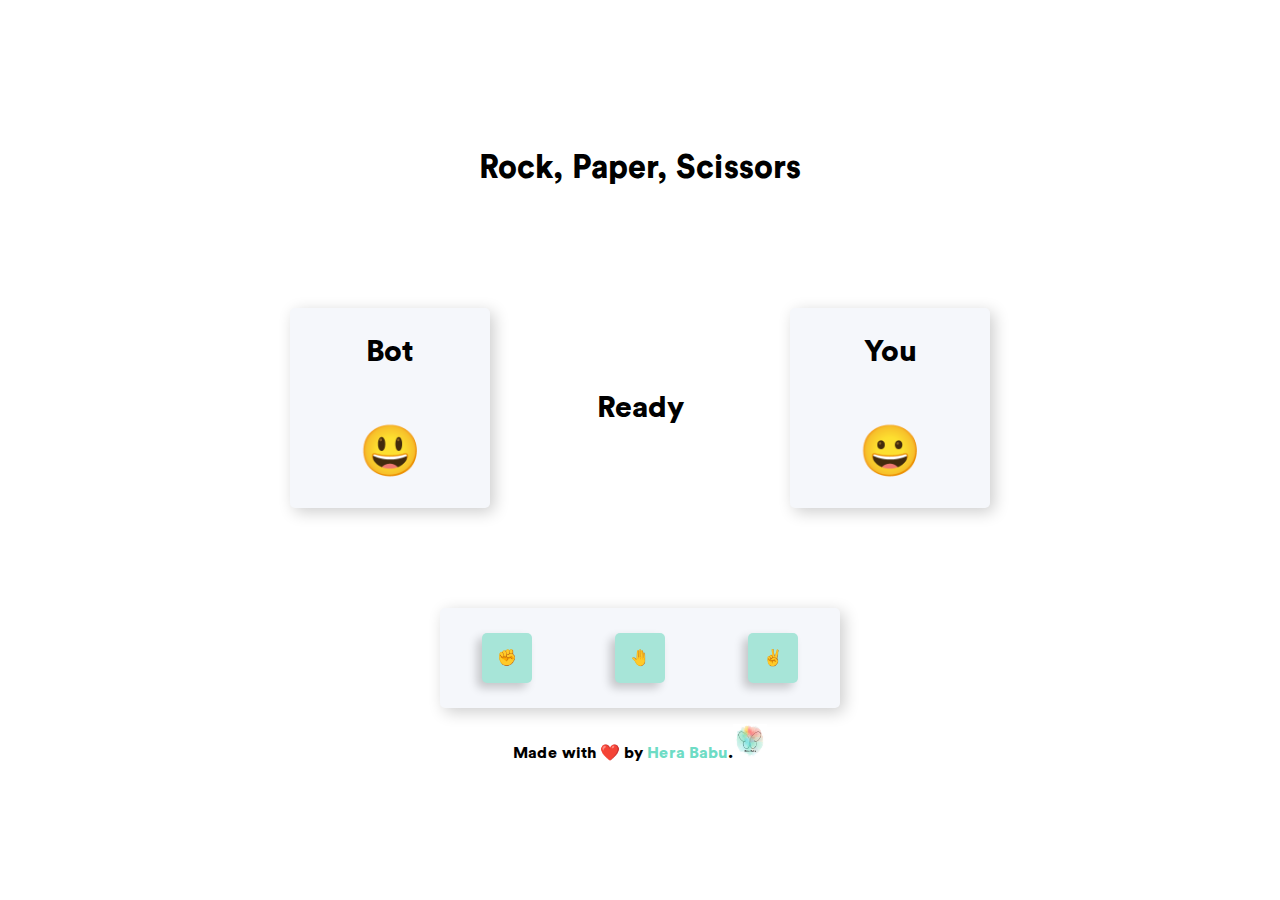
<file: Javascript _ Rock, Paper, Scissors/index.html>
<html>

  <head>
    <title>Rock, Paper, Scissors</title>
    <meta charset="UTF-8">
    <link rel="stylesheet" href="main.css">
    <link rel="icon" href="hera_favicon.png">
  </head>

  <body>
    

    <div class="page__container">
      <header>
        <h1>Rock, Paper, Scissors</h1>
      </header>
       <div class="game-container">
        <div class="player-container">
          <div class="name">Bot</div>
          <div id="player-1" style="font-size: 50px;">😃</div>
        </div>

        <div id="result-area" style="margin: 0 50px; font-size: 30px;">Ready</div>

        <div class="player-container">
          <div class="name">You</div>
          <div id="player-2"  style="font-size: 50px;">😀</div>
        </div>
      </div>
      
      <div class="choice-container">  
          <div class="hand-btn" id="stone-btn">✊</div>
          <div class="hand-btn" id="paper-btn">🤚</div>
          <div class="hand-btn" id="scissors-btn">✌️</div>
      </div> 
         
      
      
  
      <footer class="footer">Made with ❤️ by <a href="http://google.com/" class="link" target="_blank">Hera Babu</a>.<img class="logo" src="assets/hera_favicon.png" alt="Hera Babu logo">
      </footer>

    </div>
    <script src="index.js"></script>
    
  </body>
</html>
</file>
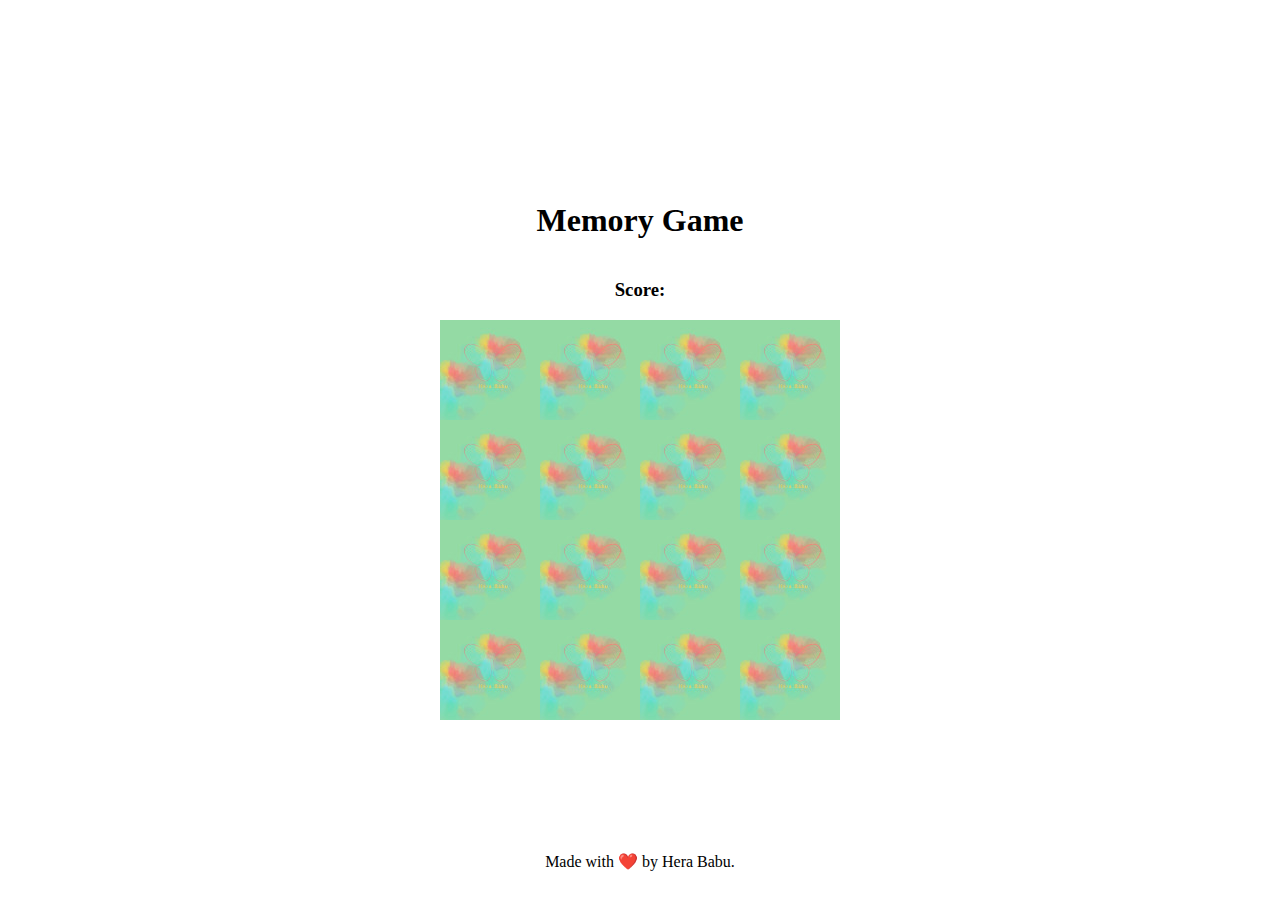
<file: Javascript_memory/index.html>
<!DOCTYPE html5>
<html lang="en" dir="ltr">
<head>
	<meta charset="utf-8">
	<title>Memory Game</title>
	<link rel="stylesheet" type="text/css" href="style.css">
	<link rel="icon" href="hera_favicon.png">
	<script type="text/javascript" src="app.js" charset="utf-8"></script>
</head>
<body>
	<div class="page__container">
	<h1>Memory Game</h1>
	<h3>Score:<span id="result"></span></h3>
	<div class="grid"></div>
	<footer class="footer">Made with ❤️ by Hera Babu.</footer>
	</div>	
</body>
</html>
</file>
<file: Javascript _ Rock, Paper, Scissors/main.css>
@font-face {
  font-family: CircularBlack;
  src: url('assets/CircularStd-Black.ttf');
}

body {
  margin: 0;
  font-family: 'Arial';
  font-family: 'CircularBlack', 'sans-serif';
}

.page__container {
  height: 100vh;
  width: 100vw;
  display: flex;
  flex-direction: column;
  justify-content: center;
  align-items: center;
  background: white;
}

.navbar {
  position: absolute;
  top: 0;
  height: 120px;
  width: 100vw;
  padding: 32px;
  box-sizing: border-box;
}

.logo {
  height: 34px;
}

.game-container {
  display: flex;
  justify-content: center;
  align-items: center;
  margin: 100px 0;
}

.player-container {
  height: 200px;
  width: 200px;
  display: flex;
  flex-direction: column;
  justify-content: space-around;
  align-items: center;
  background: #f5f7fb;
  border-radius: 5px;
  box-shadow: 4px 4px 16px rgba(0,0,0,0.2);
}

.choice-container {
  height: 100px;
  width: 400px;
  display: flex;
  flex-direction: row;
  justify-content: space-around;
  align-items: center;
  background: #f5f7fb;
  border-radius: 5px;
  box-shadow: 4px 4px 16px rgba(0,0,0,0.2);
}

.name {
  font-size: 30px;
}

#result-area {
  width: 200px;
  text-align: center;
  color: Black;
}

.hand-btn {
  padding: 15px 15px;
  border-radius: 5px;
  background: #a7e5d8;
  box-shadow: -5px 5px 10px rgba(0,0,0,0.2);
  cursor: pointer;
}

.hand-btn:hover{
  background: #217e38;
}
.footer {
  position: relative;
  bottom: 0;
  height: 64px;
  width: 100vw;
  padding: 16px;
  box-sizing: border-box;
  text-align: center;
}

.link {
  text-decoration: none;
  color: #6EDCC5;
}
</file>
<file: Javascript_memory/style.css>
body {
	margin: 0;
	font-family: 'Arial';
	font-family: 'CircularBlack', 'sans-serif';
  }

.grid{
	display:flex;
	flex-wrap: wrap;
	height: 400px;
	width: 400px;
	justify-content: center;
}
.page__container {
	height: 100vh;
	width: 100vw;
	display: flex;
	flex-direction: column;
	justify-content: center;
	align-items: center;
	background: white;
}

.link {
	text-decoration: none;
	color: #6EDCC5;
}

.footer {
	position: absolute;
	bottom: 0;
	height: 64px;
	width: 100vw;
	padding: 16px;
	box-sizing: border-box;
	text-align: center;
}
</file>
